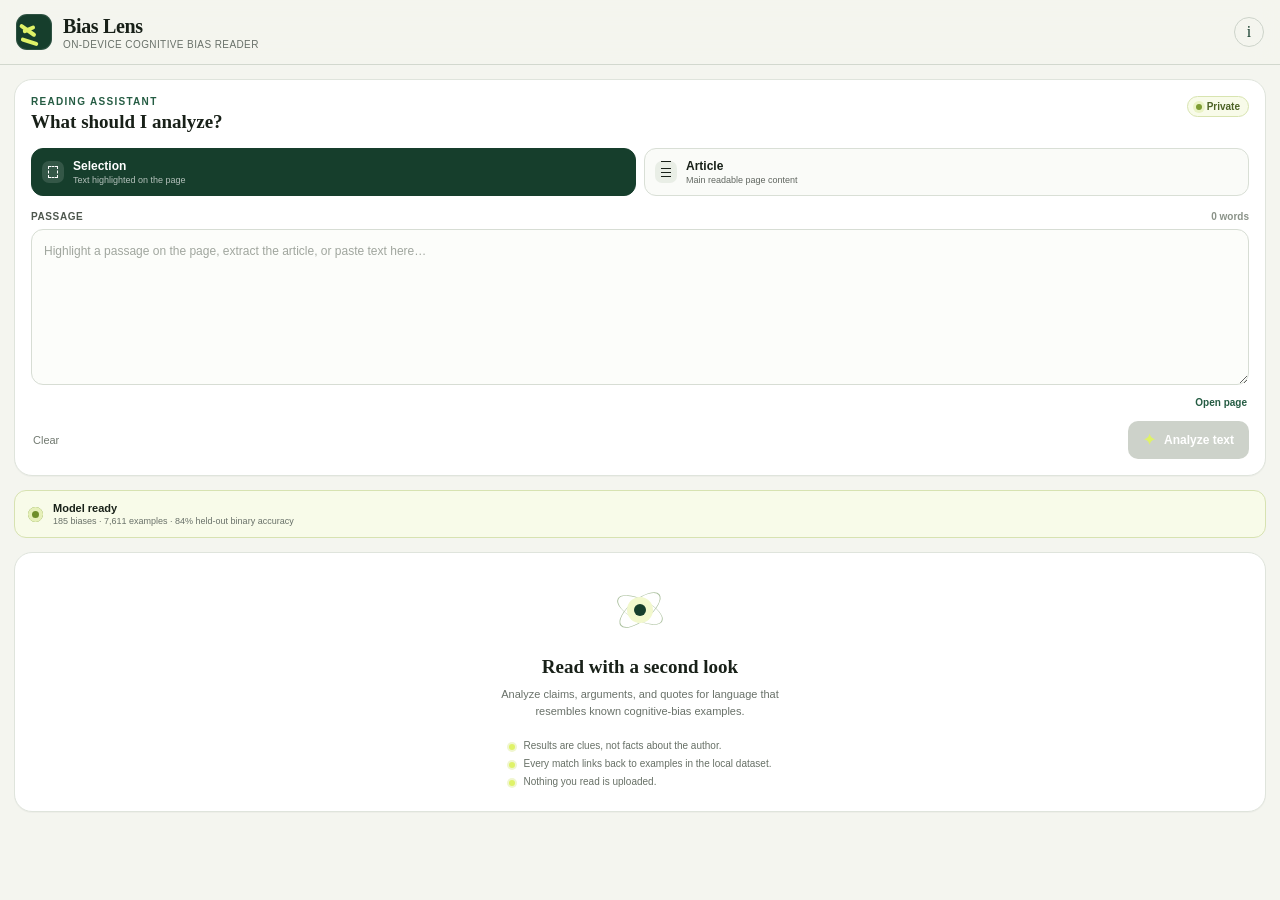
<file: chrome-extension/sidepanel.html>
<!doctype html>
<html lang="en">
  <head>
    <meta charset="utf-8">
    <meta name="viewport" content="width=device-width, initial-scale=1">
    <meta name="color-scheme" content="light">
    <title>Bias Lens</title>
    <link rel="stylesheet" href="sidepanel.css">
  </head>
  <body>
    <header class="app-header">
      <div class="brand-mark" aria-hidden="true">
        <span></span><span></span><span></span>
      </div>
      <div class="brand-copy">
        <h1>Bias Lens</h1>
        <p>On-device cognitive bias reader</p>
      </div>
      <button class="icon-button" id="aboutButton" type="button" aria-label="About this model" title="About this model">i</button>
    </header>

    <main>
      <section class="source-card" aria-labelledby="sourceHeading">
        <div class="section-heading">
          <div>
            <p class="eyebrow">Reading assistant</p>
            <h2 id="sourceHeading">What should I analyze?</h2>
          </div>
          <span class="private-pill"><span class="private-dot"></span>Private</span>
        </div>

        <div class="source-actions">
          <button class="source-button primary" id="selectionButton" type="button">
            <span class="source-icon selection-icon" aria-hidden="true"></span>
            <span><strong>Selection</strong><small>Text highlighted on the page</small></span>
          </button>
          <button class="source-button" id="articleButton" type="button">
            <span class="source-icon article-icon" aria-hidden="true"></span>
            <span><strong>Article</strong><small>Main readable page content</small></span>
          </button>
        </div>

        <label class="input-label" for="passageInput">
          <span>Passage</span>
          <span id="wordCount">0 words</span>
        </label>
        <textarea id="passageInput" rows="7" maxlength="30000" placeholder="Highlight a passage on the page, extract the article, or paste text here…"></textarea>

        <div class="source-meta" id="sourceMeta" hidden>
          <span id="sourceTitle"></span>
          <a id="sourceLink" target="_blank" rel="noreferrer">Open page</a>
        </div>

        <div class="action-row">
          <button class="text-button" id="clearButton" type="button">Clear</button>
          <button class="analyze-button" id="analyzeButton" type="button" disabled>
            <span class="button-spark" aria-hidden="true">✦</span>
            <span>Analyze text</span>
          </button>
        </div>
      </section>

      <section class="model-state" id="modelState" aria-live="polite">
        <span class="spinner" aria-hidden="true"></span>
        <div><strong>Preparing the on-device model</strong><small>Indexing the cognitive-bias library…</small></div>
      </section>

      <section class="results" id="resultsSection" hidden aria-labelledby="resultsHeading">
        <div class="results-header">
          <div>
            <p class="eyebrow">Analysis</p>
            <h2 id="resultsHeading">Possible bias patterns</h2>
          </div>
          <span class="result-count" id="resultCount"></span>
        </div>
        <div class="summary" id="summary"></div>
        <div class="result-list" id="resultList"></div>
      </section>

      <section class="empty-state" id="emptyState">
        <div class="empty-illustration" aria-hidden="true">
          <div class="orbit orbit-one"></div>
          <div class="orbit orbit-two"></div>
          <div class="center-dot"></div>
        </div>
        <h2>Read with a second look</h2>
        <p>Analyze claims, arguments, and quotes for language that resembles known cognitive-bias examples.</p>
        <ul>
          <li>Results are clues, not facts about the author.</li>
          <li>Every match links back to examples in the local dataset.</li>
          <li>Nothing you read is uploaded.</li>
        </ul>
      </section>
    </main>

    <dialog id="aboutDialog">
      <form method="dialog">
        <button class="dialog-close" aria-label="Close">×</button>
        <p class="eyebrow">How it works</p>
        <h2>An evidence-based reading aid</h2>
        <p>Bias Lens turns sentences into TF-IDF word and phrase vectors, retrieves similar labeled examples, and checks whether the language resembles bias or clear thinking.</p>
        <div class="model-facts">
          <div><strong id="factBiases">—</strong><span>biases</span></div>
          <div><strong id="factExamples">—</strong><span>examples</span></div>
          <div><strong id="factAccuracy">—</strong><span>binary accuracy</span></div>
        </div>
        <p class="fine-print">Similarity is not proof of intent, truth, or misinformation. Use the surrounding evidence and original sources before drawing a conclusion.</p>
        <button class="dialog-action">Got it</button>
      </form>
    </dialog>

    <script src="../data/biases.js"></script>
    <script src="../encoder.js"></script>
    <script src="../retrieval.js"></script>
    <script src="../model.js"></script>
    <script src="sidepanel.js"></script>
  </body>
</html>
</file>
<file: chrome-extension/sidepanel.css>
:root {
  color-scheme: light;
  --ink: #182018;
  --muted: #697169;
  --line: #dfe4dc;
  --paper: #f4f5ef;
  --card: #ffffff;
  --forest: #163e2c;
  --forest-2: #255c43;
  --lime: #dff268;
  --lime-soft: #f2f8cd;
  --amber: #b86b1c;
  --amber-soft: #fff1dc;
  --red: #a7463e;
  --red-soft: #fae8e5;
  --shadow: 0 12px 32px rgba(33, 45, 34, 0.09);
  font-family: Inter, ui-sans-serif, -apple-system, BlinkMacSystemFont, "Segoe UI", sans-serif;
}

* { box-sizing: border-box; }

html, body { margin: 0; min-height: 100%; background: var(--paper); color: var(--ink); }
body { min-width: 320px; }
button, textarea { font: inherit; }
button { cursor: pointer; }

.app-header {
  position: sticky;
  top: 0;
  z-index: 10;
  display: flex;
  align-items: center;
  gap: 11px;
  padding: 14px 16px;
  background: rgba(244, 245, 239, 0.94);
  border-bottom: 1px solid rgba(202, 209, 198, 0.8);
  backdrop-filter: blur(14px);
}

.brand-mark {
  width: 36px;
  height: 36px;
  position: relative;
  display: grid;
  place-items: center;
  border-radius: 11px;
  background: var(--forest);
  box-shadow: inset 0 0 0 1px rgba(255,255,255,.1);
}

.brand-mark span { position: absolute; height: 4px; border-radius: 10px; background: var(--lime); transform-origin: left center; }
.brand-mark span:nth-child(1) { width: 19px; transform: translate(-5px, -7px) rotate(35deg); }
.brand-mark span:nth-child(2) { width: 13px; transform: translate(-5px, 0) rotate(-24deg); }
.brand-mark span:nth-child(3) { width: 18px; transform: translate(-4px, 7px) rotate(18deg); }

.brand-copy { min-width: 0; flex: 1; }
.brand-copy h1 { margin: 0; font-family: Georgia, "Times New Roman", serif; font-size: 20px; letter-spacing: -.35px; }
.brand-copy p { margin: 1px 0 0; color: var(--muted); font-size: 10px; letter-spacing: .04em; text-transform: uppercase; }

.icon-button {
  width: 30px;
  height: 30px;
  border: 1px solid #ccd3c9;
  border-radius: 50%;
  background: transparent;
  color: var(--forest);
  font-family: Georgia, serif;
  font-size: 16px;
}
.icon-button:hover { background: white; }

main { padding: 14px; }
section { margin-bottom: 14px; }

.source-card,
.results,
.empty-state {
  background: var(--card);
  border: 1px solid var(--line);
  border-radius: 18px;
  box-shadow: 0 1px 1px rgba(20, 35, 23, .03);
}

.source-card { padding: 16px; }
.section-heading, .results-header { display: flex; justify-content: space-between; align-items: flex-start; gap: 12px; }
.eyebrow { margin: 0 0 4px; color: var(--forest-2); font-size: 10px; font-weight: 800; letter-spacing: .13em; text-transform: uppercase; }
h2 { margin: 0; font-family: Georgia, "Times New Roman", serif; font-size: 19px; line-height: 1.15; font-weight: 600; }

.private-pill {
  display: inline-flex;
  align-items: center;
  gap: 5px;
  flex: none;
  border: 1px solid #d8e4b0;
  border-radius: 999px;
  padding: 4px 8px;
  background: #f8fbe9;
  color: #4c6224;
  font-size: 10px;
  font-weight: 700;
}
.private-dot { width: 6px; height: 6px; border-radius: 50%; background: #7e9d34; box-shadow: 0 0 0 3px #eaf3c6; }

.source-actions { display: grid; grid-template-columns: 1fr 1fr; gap: 8px; margin: 15px 0; }
.source-button {
  display: flex;
  align-items: center;
  gap: 9px;
  min-width: 0;
  padding: 10px;
  border: 1px solid #d9dfd6;
  border-radius: 12px;
  background: #fafbf8;
  color: var(--ink);
  text-align: left;
}
.source-button:hover { border-color: #9fac99; background: white; }
.source-button.primary { background: var(--forest); color: white; border-color: var(--forest); }
.source-button.primary:hover { background: #1d4a35; }
.source-button span:last-child { min-width: 0; }
.source-button strong, .source-button small { display: block; white-space: nowrap; overflow: hidden; text-overflow: ellipsis; }
.source-button strong { font-size: 12px; }
.source-button small { margin-top: 2px; color: inherit; opacity: .68; font-size: 9px; }
.source-icon { flex: none; width: 22px; height: 22px; border-radius: 7px; background: rgba(255,255,255,.13); position: relative; }
.source-button:not(.primary) .source-icon { background: #e9eee6; }
.selection-icon::after { content: ""; position: absolute; left: 6px; top: 5px; width: 8px; height: 10px; border: 1.5px dashed currentColor; }
.article-icon::before, .article-icon::after { content: ""; position: absolute; left: 6px; right: 6px; height: 1.5px; background: currentColor; }
.article-icon::before { top: 7px; box-shadow: 0 4px 0 currentColor, 0 8px 0 currentColor; }

.input-label { display: flex; justify-content: space-between; color: #4e574e; font-size: 10px; font-weight: 800; letter-spacing: .06em; text-transform: uppercase; }
.input-label span:last-child { color: #8a9288; font-weight: 600; letter-spacing: 0; text-transform: none; }
textarea {
  width: 100%;
  margin-top: 7px;
  padding: 12px;
  resize: vertical;
  border: 1px solid #d7ddd4;
  border-radius: 12px;
  outline: none;
  background: #fcfdfa;
  color: #273027;
  font-size: 12px;
  line-height: 1.55;
}
textarea:focus { border-color: #6e8b74; box-shadow: 0 0 0 3px rgba(54, 102, 72, .10); background: white; }
textarea::placeholder { color: #a0a69e; }

.source-meta { display: flex; gap: 8px; justify-content: space-between; align-items: center; padding: 8px 2px 0; color: var(--muted); font-size: 10px; }
.source-meta span { min-width: 0; overflow: hidden; white-space: nowrap; text-overflow: ellipsis; }
.source-meta a { flex: none; color: var(--forest-2); font-weight: 700; text-decoration: none; }

.action-row { display: flex; align-items: center; justify-content: space-between; margin-top: 13px; }
.text-button { padding: 7px 2px; border: 0; background: transparent; color: #727a71; font-size: 11px; }
.text-button:hover { color: var(--ink); }
.analyze-button {
  display: inline-flex;
  align-items: center;
  gap: 8px;
  border: 0;
  border-radius: 10px;
  padding: 10px 15px;
  background: var(--forest);
  color: white;
  font-size: 12px;
  font-weight: 800;
  box-shadow: 0 6px 16px rgba(22, 62, 44, .16);
}
.analyze-button:hover:not(:disabled) { transform: translateY(-1px); background: #1c4c36; }
.analyze-button:disabled { cursor: not-allowed; background: #cdd2ca; box-shadow: none; }
.button-spark { color: var(--lime); font-size: 15px; }

.model-state {
  display: flex;
  align-items: center;
  gap: 10px;
  padding: 11px 13px;
  border: 1px solid #dce3d8;
  border-radius: 12px;
  background: #f9faf6;
}
.model-state.ready { border-color: #d7e2b1; background: #f8fbe9; }
.model-state.error { border-color: #ecc9c4; background: #fff5f3; }
.model-state strong, .model-state small { display: block; }
.model-state strong { font-size: 11px; }
.model-state small { margin-top: 2px; color: var(--muted); font-size: 9px; }
.spinner { width: 15px; height: 15px; flex: none; border-radius: 50%; border: 2px solid #d4dcd1; border-top-color: var(--forest); animation: spin .8s linear infinite; }
.ready .spinner { border: 0; background: #6e8e28; box-shadow: inset 0 0 0 4px #e6f0b9; animation: none; }
.error .spinner { border: 0; background: var(--red); animation: none; }
@keyframes spin { to { transform: rotate(360deg); } }

.results { padding: 16px; }
.result-count { border-radius: 999px; padding: 5px 8px; background: #eef1eb; color: #697168; font-size: 9px; font-weight: 800; text-transform: uppercase; }
.summary { margin: 13px 0 12px; padding: 10px 11px; border-left: 3px solid var(--lime); background: #f7f9ef; color: #50594f; font-size: 10px; line-height: 1.5; }
.result-list { display: grid; gap: 9px; }
.result-card { overflow: hidden; border: 1px solid #dfe3dc; border-radius: 13px; background: #fff; }
.result-card[open] { box-shadow: var(--shadow); border-color: #cbd4c7; }
.result-card summary { display: block; padding: 12px; list-style: none; cursor: pointer; }
.result-card summary::-webkit-details-marker { display: none; }
.result-topline { display: flex; align-items: center; gap: 8px; }
.rank { color: #939a91; font: 700 10px ui-monospace, SFMono-Regular, Menlo, monospace; }
.bias-name { flex: 1; min-width: 0; font-family: Georgia, serif; font-size: 15px; font-weight: 600; }
.confidence { flex: none; padding: 4px 7px; border-radius: 999px; background: var(--lime-soft); color: #50691f; font-size: 10px; font-weight: 800; }
.confidence.medium { background: var(--amber-soft); color: var(--amber); }
.confidence.low { background: #eef0ed; color: #747b72; }
.snippet { margin: 8px 0 0; color: #4c554c; font-family: Georgia, serif; font-size: 11px; font-style: italic; line-height: 1.45; display: -webkit-box; -webkit-line-clamp: 2; -webkit-box-orient: vertical; overflow: hidden; }
.card-body { padding: 0 12px 12px; border-top: 1px solid #edf0ea; }
.definition { margin: 11px 0; color: #445044; font-size: 11px; line-height: 1.5; }
.evidence-label { margin: 0 0 5px; color: #748073; font-size: 9px; font-weight: 800; letter-spacing: .08em; text-transform: uppercase; }
.evidence-quote { margin: 0; padding: 9px 10px; border-radius: 9px; background: #f5f7f2; color: #596258; font-size: 10px; line-height: 1.45; }
.card-note { margin: 8px 0 0; color: #868d84; font-size: 9px; line-height: 1.4; }

.empty-state { padding: 24px 20px; text-align: center; }
.empty-state h2 { margin-top: 13px; }
.empty-state > p { max-width: 320px; margin: 8px auto 15px; color: var(--muted); font-size: 11px; line-height: 1.55; }
.empty-state ul { display: inline-grid; gap: 7px; margin: 0; padding: 0; list-style: none; text-align: left; }
.empty-state li { position: relative; padding-left: 15px; color: #677066; font-size: 10px; }
.empty-state li::before { content: ""; position: absolute; left: 0; top: 4px; width: 6px; height: 6px; border-radius: 50%; background: var(--lime); box-shadow: 0 0 0 2px #f0f6cf; }
.empty-illustration { position: relative; width: 66px; height: 66px; margin: 0 auto; }
.orbit { position: absolute; inset: 8px; border: 1px solid #abc09e; border-radius: 50%; }
.orbit-one { transform: rotate(27deg) scaleY(.42); }
.orbit-two { transform: rotate(-39deg) scaleY(.42); }
.center-dot { position: absolute; left: 27px; top: 27px; width: 12px; height: 12px; border-radius: 50%; background: var(--forest); box-shadow: 0 0 0 7px var(--lime-soft); }

.no-matches { padding: 18px 10px; text-align: center; }
.no-matches strong { display: block; font-family: Georgia, serif; font-size: 16px; }
.no-matches p { margin: 7px auto 0; max-width: 300px; color: var(--muted); font-size: 10px; line-height: 1.5; }

dialog { width: min(340px, calc(100% - 28px)); padding: 0; border: 0; border-radius: 18px; color: var(--ink); box-shadow: 0 24px 70px rgba(15, 31, 20, .30); }
dialog::backdrop { background: rgba(16, 29, 19, .42); backdrop-filter: blur(2px); }
dialog form { position: relative; padding: 22px; }
dialog h2 { font-size: 23px; }
dialog p:not(.eyebrow) { color: #5c665b; font-size: 11px; line-height: 1.6; }
.dialog-close { position: absolute; top: 10px; right: 11px; width: 28px; height: 28px; border: 0; background: transparent; color: #778075; font-size: 22px; }
.model-facts { display: grid; grid-template-columns: repeat(3, 1fr); gap: 7px; margin: 16px 0; }
.model-facts div { padding: 10px 5px; border-radius: 10px; background: #f3f5ef; text-align: center; }
.model-facts strong, .model-facts span { display: block; }
.model-facts strong { font-family: Georgia, serif; color: var(--forest); font-size: 18px; }
.model-facts span { margin-top: 2px; color: #70786f; font-size: 8px; text-transform: uppercase; }
.fine-print { padding: 9px 10px; border-left: 3px solid #d7a468; background: #fff7ec; }
.dialog-action { width: 100%; margin-top: 5px; padding: 10px; border: 0; border-radius: 10px; background: var(--forest); color: white; font-size: 11px; font-weight: 800; }

@media (max-width: 350px) {
  .source-actions { grid-template-columns: 1fr; }
  .source-button small { display: none; }
}

@media (prefers-reduced-motion: reduce) {
  *, *::before, *::after { scroll-behavior: auto !important; transition: none !important; animation-duration: .01ms !important; }
}
</file>
